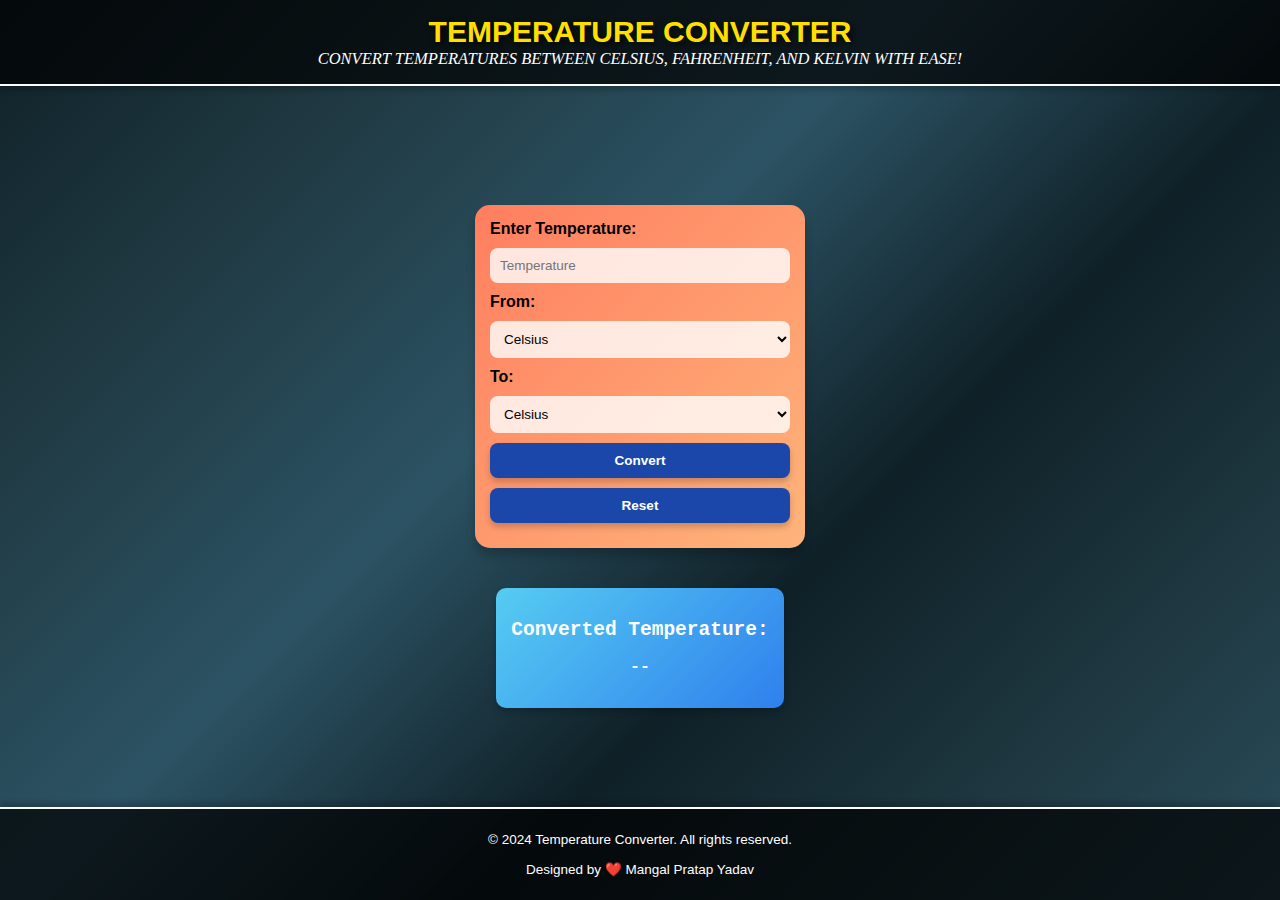
<file: TASK 3/TEMPERATURE CONVERTER WEBSITE/index.html>
<!DOCTYPE html>
<html lang="en">
<head>
    <meta charset="UTF-8">
    <meta name="viewport" content="width=device-width, initial-scale=1.0">
    <title>Temperature Converter | by Mangal Pratap Yadav</title>
    <!-- Custom CSS Sheet -->
    <link rel="stylesheet" href="./styles.css">
</head>
<body oncontextmenu="return false">
    <!-- Header Starts -->
    <header>
        <h1>
            Temperature Converter
        </h1>
        <p>
            Convert temperatures between Celsius, Fahrenheit, and Kelvin with ease!
        </p>
    </header>
    <!-- Header Ends -->
    <!-- Main Content Starts -->
    <main>
        <div class="converter">
            <label for="inputTemp" class="heading">
                Enter Temperature:
            </label>
            <input type="number" id="inputTemp" placeholder="Temperature">
            <label for="inputUnit" class="heading">
                From:
            </label>
            <select id="inputUnit">
                <option value="celsius">
                    Celsius
                </option>
                <option value="fahrenheit">
                    Fahrenheit
                </option>
                <option value="kelvin">
                    Kelvin
                </option>
            </select>
            <label for="outputUnit" class="heading">
                To:
            </label>
            <select id="outputUnit">
                <option value="celsius">
                    Celsius
                </option>
                <option value="fahrenheit">
                    Fahrenheit
                </option>
                <option value="kelvin">
                    Kelvin
                </option>
            </select>
            <button onclick="convertTemperature()">
                Convert
            </button>
            <button onclick="resetValues()">
                Reset
            </button>
        </div>
        <div class="result">
            <h2>
                Converted Temperature:
            </h2>
            <p id="outputTemp">
                --
            </p>
        </div>
    </main>
    <!-- Main Content Ends -->
    <!-- Footer Starts -->
    <footer>
        <p>
            &copy; 2024 Temperature Converter. All rights reserved.
        </p>
        <p>
            Designed by ❤️ Mangal Pratap Yadav
        </p>
    </footer> 
    <!-- Footer Starts --> 
     <!-- Custom js Sheet -->     
    <script src="./script.js"></script>
</body>
</html>
</file>
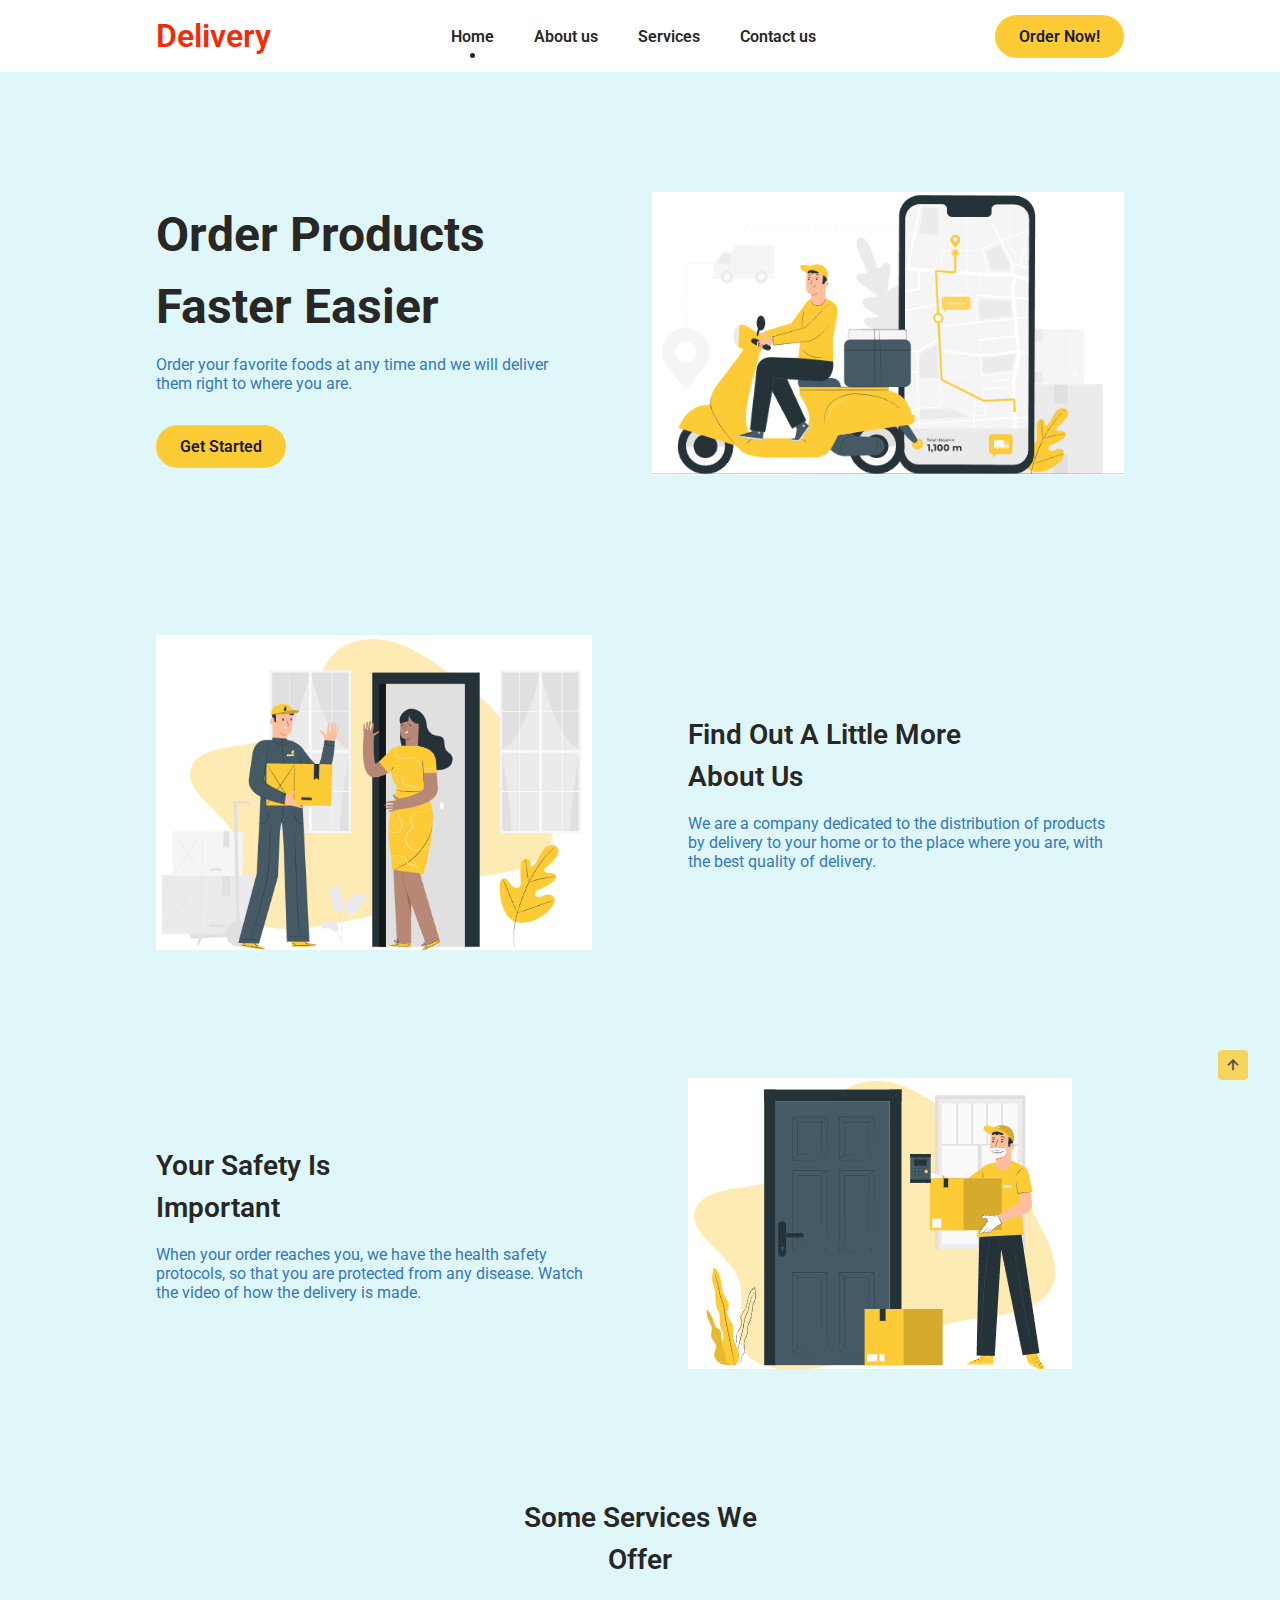
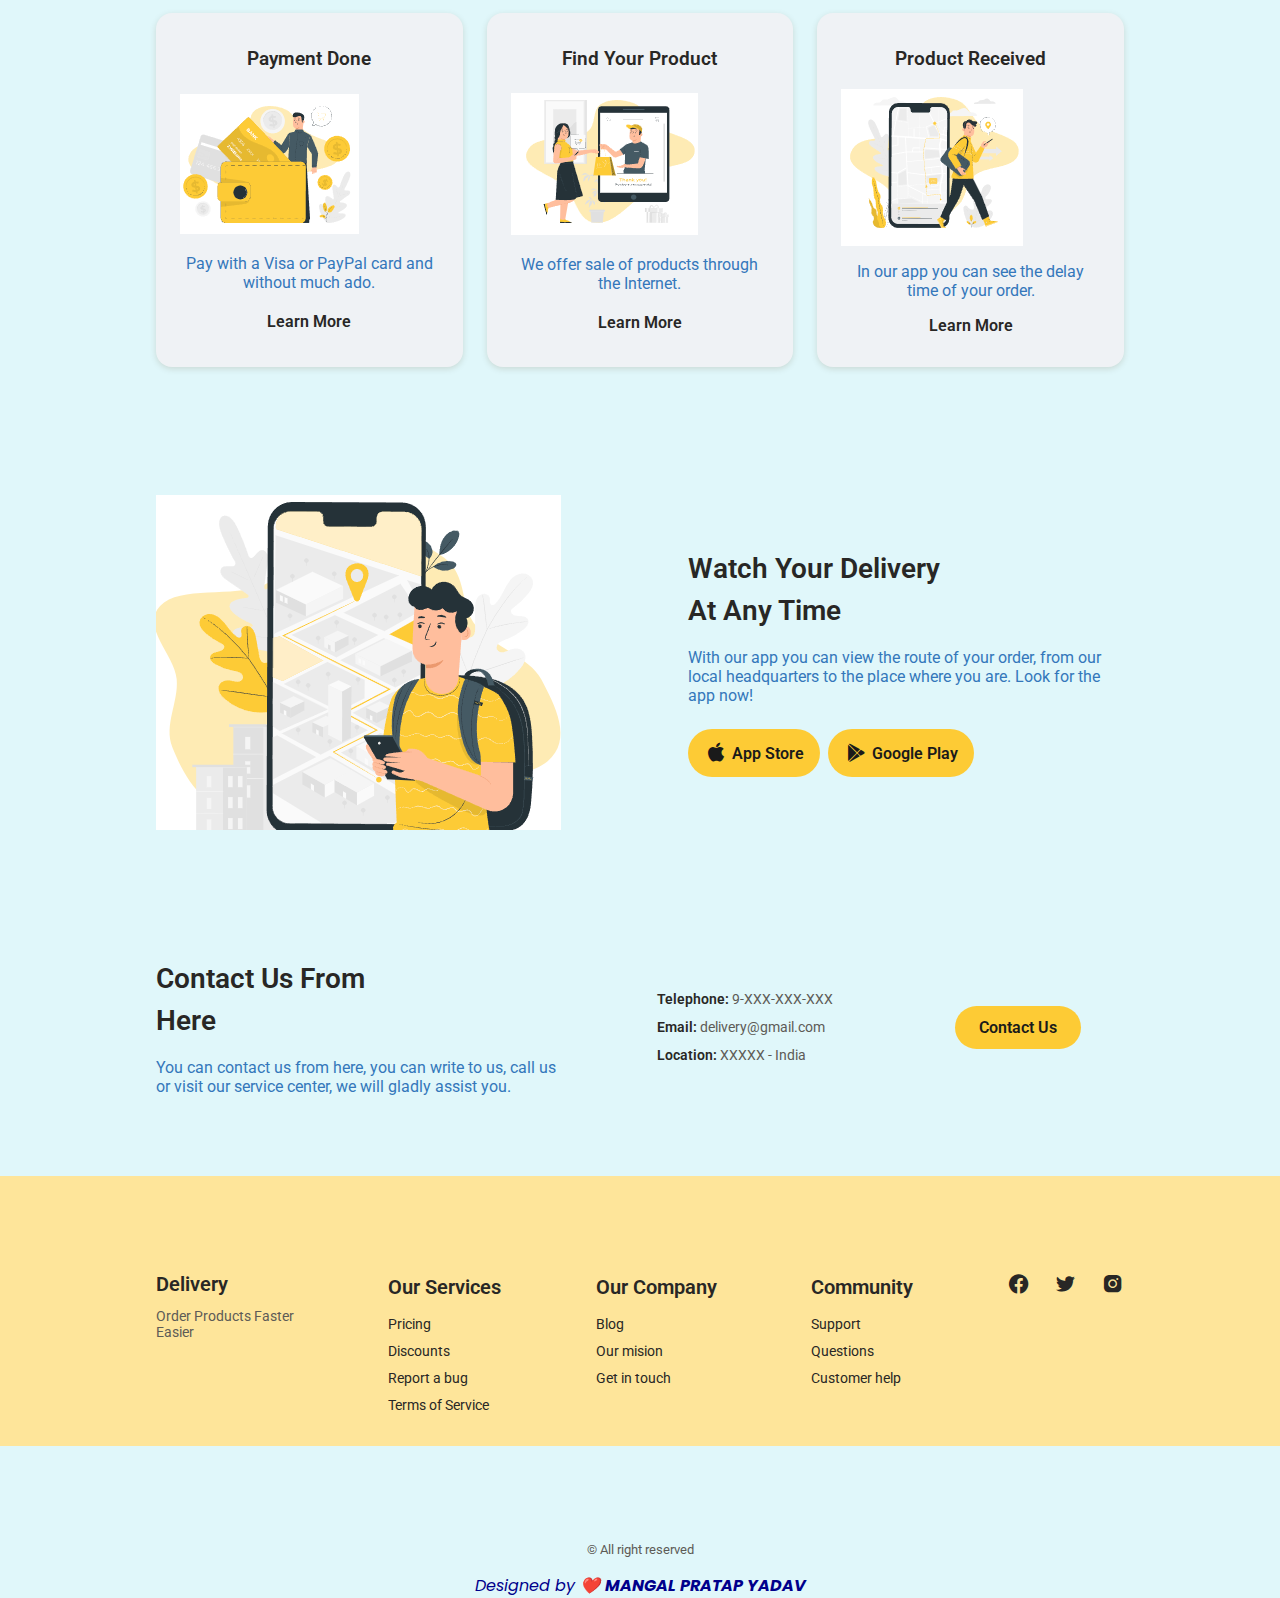
<file: OASIS INFOBYTE/LEVEL 1/TASK 1/LANDING PAGE/index.html>
<!DOCTYPE html>
    <html lang="en">
    <head>
        <meta charset="UTF-8">
        <meta name="viewport" content="width=device-width, initial-scale=1.0">

        <!--=============== BOXICONS ===============-->
        <link rel="stylesheet" href="https://cdn.jsdelivr.net/npm/boxicons@latest/css/boxicons.min.css">

        <!--=============== CSS ===============-->
        <link rel="stylesheet" href="assets/css/styles.css">

        <title>Responsive DELIVERY website | by Mangal Pratap Yadav </title>
    </head>
    <body>
        <!--=============== HEADER ===============-->
        <header class="header" id="header">
            <nav class="nav container">
                <a href="#" class="nav__logo">Delivery</a>

                <div class="nav__menu" id="nav-menu">
                    <ul class="nav__list">
                        <li class="nav__item">
                            <a href="#home" class="nav__link active-link">Home</a>
                        </li>
                        <li class="nav__item">
                            <a href="#about" class="nav__link">About us</a>
                        </li>
                        <li class="nav__item">
                            <a href="#services" class="nav__link">Services</a>
                        </li>
                        <li class="nav__item">
                            <a href="#contact" class="nav__link">Contact us</a>
                        </li>
                    </ul>
                </div>

                <div class="nav__toggle" id="nav-toggle">
                    <i class='bx bx-grid-alt'></i>
                </div>

                <a href="#" class="button button__header">Order Now!</a>
            </nav>
        </header>

        <main class="main">
            <!--=============== HOME ===============-->
            <section class="home section" id="home">
                <div class="home__container container grid">
                    <div class="home__data">
                        <h1 class="home__title">Order Products <br> Faster Easier</h1>
                        <p class="home__description">Order your favorite foods at any time and we will deliver them right to where you are.</p>

                        <a href="#" class="button">Get Started</a>

                    </div>
                    <img src="./assets/img/Order Products Faster Easier.png" alt="Order Products
                    Faster Easier">   
                </div>
            </section>

            <!--=============== ABOUT ===============-->
            <section class="about section container" id="about">
                <div class="about__container grid">
                    <img src="./assets/img/Find Out A Little More.png" alt="Find Out A Little More
                    About Us">

                    <div class="about__data">
                        <h2 class="section__title-center">Find Out A Little More <br> About Us</h2>
                        <p class="about__description">We are a company dedicated to the distribution of products by delivery 
                            to your home or to the place where you are, with the best quality of delivery.
                        </p>
                    </div>
                </div>
            </section>

            <!--=============== SECURITY ===============-->
            <section class="security section container">
                <div class="security__container grid">
                    <div class="security__data">
                        <h2 class="section__title-center">Your Safety Is <br> Important</h2>
                        <p class="security__description">When your order reaches you, we have the health safety protocols, 
                            so that you are protected from any disease. Watch the video of how the delivery is made.
                        </p>
                    </div>

                    <img src="./assets/img/Your Safety is important.png" alt="Your Safety Is
                    Important
                    ">
                </div>
            </section>

            <!--=============== SERVICES ===============-->
            <section class="services section container" id="services">
                <h2 class="section__title">Some Services We <br> Offer</h2>
                <div class="services__container grid">
                    <div class="services__data">
                        <h3 class="services__subtitle">Payment Done</h3>
                        <img src="./assets/img/Payment Done.png" alt="Payment Done">
                        <p class="services__description">Pay with a Visa or PayPal card and without much ado.</p>
                        <div>
                            <a href="#" class="button button-link">Learn More</a>
                        </div>
                    </div>

                    <div class="services__data">
                        <h3 class="services__subtitle">Find Your Product</h3>
                        <img src="./assets/img/Find Your Product.png" alt="Find Your Product">
                        <p class="services__description">We offer sale of products through the Internet.</p>
                        <div>
                            <a href="#" class="button button-link">Learn More</a>
                        </div>
                    </div>

                    <div class="services__data">
                        <h3 class="services__subtitle">Product Received</h3>
                        <img src="./assets/img/Product Recieved.png" alt="Product Recieved">
                        <p class="services__description">In our app you can see the delay time of your order.</p>
                        <div>
                            <a href="#" class="button button-link">Learn More</a>
                        </div>
                    </div>
                </div>
            </section>

            <!--=============== APP ===============-->
            <section class="app section container">
                <div class="app__container grid">
                    <img src="./assets/img/Watch Your Delivery At Any Time.png" alt="Watch Your Delivery
                    At Any Time">

                    <div class="app__data">
                        <h2 class="section__title-center">Watch Your Delivery <br> At Any Time</h2>
                        <p class="app__description">With our app you can view the route of your order, from our local headquarters to the 
                            place where you are. Look for the app now!</p>
                        <div class="app__buttons">
                            <a href="#" class="button button-flex">
                                <i class='bx bxl-apple button__icon'></i> App Store
                            </a>
                            <a href="#" class="button button-flex">
                                <i class='bx bxl-play-store button__icon' ></i> Google Play
                            </a>
                        </div>
                    </div>
                </div>
            </section>

            <!--=============== CONTACT US ===============-->
            <section class="contact section container" id="contact">
                <div class="contact__container grid">
                    <div class="contact__content">
                        <h2 class="section__title-center">Contact Us From <br> Here</h2>
                        <p class="contact__description">You can contact us from here, you can write to us, 
                            call us or visit our service center, we will gladly assist you.</p>
                    </div>
                    <ul class="contact__content grid">
                        <li class="contact__address">Telephone: <span class="contact__information">9-XXX-XXX-XXX</span></li>
                        <li class="contact__address">Email:  <span class="contact__information">delivery@gmail.com</span></li>
                        <li class="contact__address">Location: <span class="contact__information">XXXXX - India</span></li>
                    </ul>
                    <div class="contact__content">
                        <a href="#" class="button">Contact Us</a>
                    </div>
                </div>
            </section>
        </main>

        <!--=============== FOOTER ===============-->
        <footer class="footer section">
            <div class="footer__container container grid">
                <div class="footer__content">
                    <a href="#" class="footer__logo">Delivery</a>
                    <p class="footer__description">Order Products Faster <br> Easier</p>
                </div>
                <div class="footer__content">
                    <h3 class="footer__title">Our Services</h3>
                    <ul class="footer__links">
                        <li><a href="#" class="footer__link">Pricing </a></li>
                        <li><a href="#" class="footer__link">Discounts</a></li>
                        <li><a href="#" class="footer__link">Report a bug</a></li>
                        <li><a href="#" class="footer__link">Terms of Service</a></li>
                    </ul>
                </div>
                <div class="footer__content">
                    <h3 class="footer__title">Our Company</h3>
                    <ul class="footer__links">
                        <li><a href="#" class="footer__link">Blog</a></li>
                        <li><a href="#" class="footer__link">Our mision</a></li>
                        <li><a href="#" class="footer__link">Get in touch</a></li>
                    </ul>
                </div>
                <div class="footer__content">
                    <h3 class="footer__title">Community</h3>
                    <ul class="footer__links">
                        <li><a href="#" class="footer__link">Support</a></li>
                        <li><a href="#" class="footer__link">Questions</a></li>
                        <li><a href="#" class="footer__link">Customer help</a></li>
                    </ul>
                </div>
                <div class="footer__social">
                    <a href="#" class="footer__social-link"><i class='bx bxl-facebook-circle '></i></a>
                    <a href="#" class="footer__social-link"><i class='bx bxl-twitter'></i></a>
                    <a href="#" class="footer__social-link"><i class='bx bxl-instagram-alt'></i></a>
                </div>
            </div>
        </footer>

        <!--=============== SCROLL UP ===============-->
        <a href="#" class="scrollup" id="scroll-up">
            <i class='bx bx-up-arrow-alt scrollup__icon'></i>
        </a>
        <div class="footer__container container grid">
            
        </div>
        <p class="footer__copy">&#169; All right reserved</p>
        <p class="footer__design">Designed by ❤️ <b>MANGAL PRATAP YADAV</b></p>
        <!--=============== MAIN JS ===============-->
        <script src="assets/js/main.js"></script>
    </body>
</html>
</file>
<file: TASK 3/TEMPERATURE CONVERTER WEBSITE/styles.css>
/* Body */
body {
    font-family: 'Arial', sans-serif;
    background: linear-gradient(135deg, #0f2027, #203a43, #2c5364, #0f2027, #203a43, #2c5364, #0f2027, #203a43, #2c5364, #0f2027, #203a43, #2c5364, #0f2027, #203a43, #2c5364, #0f2027, #203a43, #2c5364, #0f2027, #203a43);
    background-size: 400% 400%;
    animation: gradientAnimation 15s ease infinite;
    color: #fff;
    text-align: center;
    margin: 0;
    padding: 0;
    font-size: 15px;
    height: 100vh;
    display: flex;
    flex-direction: column;
    justify-content: space-between;
}
/* Keyframes for Animation of BackGround */
@keyframes gradientAnimation {
    0% { background-position: 0% 50%; }
    50% { background-position: 100% 50%; }
    100% { background-position: 0% 50%; }
}

/* Header Content Starts */

/* Header */
header {
    background: rgba(0, 0, 0, 0.7);
    padding: 15px;
    border-bottom: 2px solid #fff;
    box-shadow: 0 4px 6px rgba(0, 0, 0, 0.2);
    text-transform: uppercase;
}
/* Header H1 */
header h1 {
    font-size: 2em;
    margin: 0;
    text-shadow: 3px 3px 6px rgba(0, 0, 0, 0.7);
    font-family: 'Verdana', sans-serif;
    color: #ffdf00; 
}
/* Header P */
header p {
    font-size: 1.1em;
    margin: 0;
    font-style: italic;
    font-family: 'Georgia', serif;
}

/* Header Content Ends */

/* Main Content Starts */

/* Main */
main {
    margin-top: 20px;
    flex-grow: 1;
    display: flex;
    justify-content: center;
    align-items: center;
    flex-direction: column;
}
/* Main Converter */
.converter {
    display: inline-block;
    background: linear-gradient(135deg, #ff7e5f, #feb47b);
    padding: 15px;
    border-radius: 15px;
    box-shadow: 0 8px 10px rgba(0, 0, 0, 0.2);
    text-align: left;
    transition: transform 0.3s ease;
    font-family: 'Trebuchet MS', sans-serif;
    max-width: 300px;
    width: 100%;
    margin-bottom: 20px;
}
/* Main Converter Heading */
.converter .heading {
    color: #000;
    font-size: 1rem;
    font-weight: 900;
}
/* Main Converter Hover */
.converter:hover {
    transform: scale(1.05);
}
/* Main Converter label,Input,Select,Button */
.converter label, .converter input, .converter select, .converter button {
    display: block;
    width: 100%;
    margin-bottom: 10px;
    font-size: 0.9em;
    box-sizing: border-box;
}
/* Main Converter Input, Converter Select */
.converter input, .converter select {
    padding: 10px;
    border: none;
    border-radius: 8px;
    background: rgba(255, 255, 255, 0.8);
    color: #000;
}
/* Main Converter Select Options */
.converter select option {
    background: #fff;
    color: #000;
}
/* Main Converter Bottons */
.converter button {
    padding: 10px;
    border: none;
    border-radius: 8px;
    background: #1a47a9;
    color: #fff;
    cursor: pointer;
    transition: background 0.3s ease;
    font-weight: bold;
    box-shadow: 0 4px 6px rgba(0, 0, 0, 0.2);
    margin-right: 10px; 
}
/* Main Converter Bottons Hover */
.converter button:hover {
    background: #28a745; 
}
/* Main Converter Bottons Last Child Hover */
.converter button:last-child:hover {
    background: #dc3545; 
}
/* Result */
.result {
    background: linear-gradient(135deg, #56ccf2, #2f80ed);
    padding: 15px;
    border-radius: 10px;
    box-shadow: 0 4px 6px rgba(0, 0, 0, 0.2);
    font-family: 'Courier New', monospace;
    margin-top: 20px;
}
/* Result h2 */
.result h2 {
    font-size: 1.3em;
}
/* Result p */
.result p {
    font-size: 1.1em;
    font-weight: bold;
}

/* Main Content Ends */

/* Footer */
footer {
    padding: 10px;
    background: rgba(0, 0, 0, 0.7);
    border-top: 2px solid #fff;
    font-size: 0.9em;
    box-shadow: 0 -4px 6px rgba(0, 0, 0, 0.2);
}
</file>
<file: OASIS INFOBYTE/LEVEL 1/TASK 1/LANDING PAGE/assets/css/styles.css>
/*=============== GOOGLE FONTS ===============*/
@import url("https://fonts.googleapis.com/css2?family=Poppins:wght@400;600;700&display=swap");

@import url('https://fonts.googleapis.com/css2?family=Roboto:wght@400;700&display=swap');


/*=============== VARIABLES CSS ===============*/
:root {
  --header-height: 3rem;
  /*========== Colors ==========*/
  --hue: 45;
  --sat: 98%;
  --first-color: hsl(var(--hue), var(--sat), 60%);
  --first-color-light: hsl(var(--hue), var(--sat), 85%);
  --first-color-lighten: hsl(var(--hue), var(--sat), 80%);
  --first-color-alt: hsl(var(--hue), var(--sat), 53%);
  --title-color: hsl(var(--hue), 4%, 15%);
  --text-color: hsl(var(--hue), 4%, 35%);
  --text-color-light: hsl(var(--hue), 4%, 65%);
  --body-color: hsl(var(--hue), 0%, 100%);
  --container-color: #FFF;
  --scroll-bar-color: hsl(var(--hue), 4%, 85%);
  --scroll-thumb-color: hsl(var(--hue), 4%, 75%);
  /*========== Font and typography ==========*/
  --body-font: 'Poppins', sans-serif;
  --biggest-font-size: 2rem;
  --h2-font-size: 1.25rem;
  --h3-font-size: 1.125rem;
  --normal-font-size: .938rem;
  --small-font-size: .813rem;
  --smaller-font-size: .75rem;
  /*========== Font weight ==========*/
  --font-semi-bold: 600;
  --font-bold: 700;
  /*========== Margenes ==========*/
  --mb-0-5: .5rem;
  --mb-0-75: .75rem;
  --mb-1: 1rem;
  --mb-1-5: 1.5rem;
  --mb-2: 2rem;
  /*========== z index ==========*/
  --z-tooltip: 10;
  --z-fixed: 100;
}

@media screen and (min-width: 968px) {
  :root {
    --biggest-font-size: 3rem;
    --h2-font-size: 1.75rem;
    --h3-font-size: 1.25rem;
    --normal-font-size: 1rem;
    --small-font-size: .875rem;
    --smaller-font-size: .813rem;
  }
}

/*=============== BASE ===============*/
*, ::before, ::after {
  box-sizing: border-box;
  padding: 0;
  margin: 0;
}

html {
  scroll-behavior: smooth;
}

body {
  margin: var(--header-height) 0 0 0;
  font-family: var(--body-font);
  font-size: var(--normal-font-size);
  background-color: var(--body-color);
  color: var(--text-color);
  transition: .5s;
}

h1, h2, h3 {
  font-weight: var(--font-semi-bold);
  color: var(--title-color);
  line-height: 1.5;
}

ul {
  list-style: none;
}

a {
  text-decoration: none;
}

img {
  max-width: 100%;
  height: auto;
}

/*=============== THEME ===============*/
/*========== Variables Dark theme ==========*/
body.dark-theme {
  --first-color-light: hsl(var(--hue), var(--sat), 75%);
  --title-color: hsl(var(--hue), 4%, 95%);
  --text-color: hsl(var(--hue), 4%, 80%);
  --body-color: hsl(var(--hue), 8%, 13%);
  --container-color: hsl(var(--hue), 8%, 16%);
  --scroll-bar-color: hsl(var(--hue), 4%, 32%);
  --scroll-thumb-color: hsl(var(--hue), 4%, 24%);
}

/*========== Button Dark/Light ==========*/


.dark-theme .footer {
  background-color: var(--container-color);
}

/*=============== REUSABLE CSS CLASSES ===============*/
.section {
  padding: 4.5rem 0 1rem;
}

.section__title, .section__title-center {
  font-size: var(--h2-font-size);
  color: var(--title-color);
  text-align: center;
  margin-bottom: var(--mb-1);
}

.svg__color {
  fill: var(--first-color);
}

.svg__blob {
  fill: var(--first-color-light);
}

.svg__img {
  width: 300px;
  justify-self: center;
}

/*=============== LAYOUT ===============*/
.container {
  max-width: 968px;
  margin-left: var(--mb-1-5);
  margin-right: var(--mb-1-5);
}

.grid {
  display: grid;
  gap: 1.5rem;
}

/*=============== HEADER ===============*/
.header {
  width: 100%;
  background-color: var(--body-color);
  position: fixed;
  top: 0;
  left: 0;
  z-index: var(--z-fixed);
  transition: .5s;
}

/*=============== NAV ===============*/
.nav {
  height: var(--header-height);
  display: flex;
  justify-content: space-between;
  align-items: center;
}

@media screen and (max-width: 767px) {
  .nav__menu {
    position: fixed;
    background-color: var(--container-color);
    box-shadow: 0 0 4px rgba(0, 0, 0, 0.1);
    padding: 2.5rem 0;
    width: 90%;
    top: -100%;
    left: 0;
    right: 0;
    margin: 0 auto;
    transition: .4s;
    border-radius: 2rem;
    z-index: var(--z-fixed);
  }
}

.nav__list {
  display: flex;
  flex-direction: column;
  align-items: center;
  row-gap: 1.5rem;
}

.nav__link, .nav__logo, .nav__toggle {
  color: var(--title-color);
  font-weight: var(--font-semi-bold);
}

.nav__toggle {
  font-size: 1.3rem;
  cursor: pointer;
}

/* Show menu */
.show-menu {
  top: calc(var(--header-height) + 1rem);
}

/* Active link */
.active-link {
  position: relative;
}

.active-link::before {
  content: '';
  position: absolute;
  bottom: -.75rem;
  left: 45%;
  width: 5px;
  height: 5px;
  background-color: var(--title-color);
  border-radius: 50%;
}

/* Change background header */
.scroll-header {
  box-shadow: 0 1px 4px rgba(0, 0, 0, 0.1);
}

/*=============== HOME ===============*/
.home__container {
  row-gap: 3rem;
}

.home__title {
  font-size: var(--biggest-font-size);
  font-weight: var(--font-bold);
  margin-bottom: var(--mb-0-75);
}

.home__description {
  margin-bottom: var(--mb-2);
}

/*=============== BUTTONS ===============*/
.button {
  display: inline-block;
  background-color: var(--first-color);
  color: #1A1A1A;
  padding: .75rem 1.5rem;
  border-radius: 3rem;
  font-weight: var(--font-semi-bold);
  transition: .3s;
}

.button:hover {
  background-color: var(--first-color-alt);
}

.button__header {
  display: none;
}

.button-link {
  background: none;
  padding: 0;
  color: var(--title-color);
}

.button-link:hover {
  background-color: transparent;
}

.button-flex {
  display: inline-flex;
  align-items: center;
  column-gap: .25rem;
  padding: .75rem 1rem;
}

.button__icon {
  font-size: 1.5rem;
}

/*=============== ABOUT ===============*/
.about__container {
  gap: 2.5rem;
}

.about__data {
  text-align: center;
}

/*=============== SECURITY ===============*/
.security__container {
  gap: 2.5rem;
}

.security__data {
  text-align: center;
}

/*=============== SERVICES ===============*/
.services__container {
  padding-top: 1rem;
}

.services__data {
  display: grid;
  row-gap: 1rem;
  background-color: #eff2f5;
  box-shadow: 0px 2px 6px hsla(var(--hue), 100%, 15%, 0.15);
  padding: 2rem 1.5rem;
  border-radius: 1rem;
  text-align: center;
}

.services__img {
  width: 135px;
  justify-self: center;
  margin-bottom: var(--mb-0-5);
}

/*=============== APP ===============*/
.app__container {
  gap: 2.5rem;
}

.app__data {
  text-align: center;
}

.app__description {
  margin-bottom: var(--mb-1-5);
}

.app__buttons {
  display: grid;
  grid-template-columns: repeat(2, max-content);
  justify-content: center;
  gap: .5rem;
}

/*=============== CONTACT ===============*/
.contact__container {
  padding-bottom: 3rem;
}

.contact__description {
  text-align: center;
}

.contact__content {
  row-gap: .75rem;
}

.contact__address {
  font-size: var(--small-font-size);
  font-weight: var(--font-semi-bold);
  color: var(--title-color);
}

.contact__information {
  font-weight: initial;
  color: var(--text-color);
}

/*=============== FOOTER ===============*/
.footer {
  background-color: var(--first-color-lighten);
  padding-bottom: 2rem;
}

.footer__container {
  row-gap: 2rem;
}

.footer__logo, .footer__title {
  font-size: var(--h3-font-size);
  margin-bottom: var(--mb-0-75);
}

.footer__logo {
  display: inline-block;
  font-weight: var(--font-semi-bold);
  color: var(--title-color);
}

.footer__description, .footer__link {
  font-size: var(--small-font-size);
}

.footer__links {
  display: grid;
  row-gap: .5rem;
}

.footer__link {
  color: var(--title-color);
}

.footer__social {
  display: flex;
  column-gap: 1.5rem;
}

.footer__social-link {
  font-size: 1.25rem;
  color: var(--title-color);
}

.footer__copy {
  margin-top: 6rem;
  text-align: center;
  font-size: var(--smaller-font-size);
  color: var(--text-color);
}

/*=============== SCROLL UP ===============*/
.scrollup {
  position: fixed;
  background: var(--first-color);
  right: 1rem;
  bottom: -20%;
  display: inline-flex;
  padding: .3rem;
  border-radius: .25rem;
  z-index: var(--z-tooltip);
  opacity: .8;
  transition: .4s;
}

.scrollup:hover {
  background-color: var(--first-color);
  opacity: 1;
}

.scrollup__icon {
  font-size: 1.25rem;
  color: var(--title-color);
}

/* Show Scroll Up*/
.show-scroll {
  bottom: 3rem;
}

/*=============== SCROLL BAR ===============*/
::-webkit-scrollbar {
  width: .6rem;
  border-radius: .5rem;
  background-color: var(--scroll-bar-color);
}

::-webkit-scrollbar-thumb {
  background-color: var(--scroll-thumb-color);
  border-radius: .5rem;
}

::-webkit-scrollbar-thumb:hover {
  background-color: var(--text-color-light);
}

/*=============== MEDIA QUERIES ===============*/
/* For small devices */
@media screen and (max-width: 360px) {
  .svg__img {
    width: 100%;
  }
  .section {
    padding: 3.5rem 0 1rem;
  }
  .services__img {
    width: 100px;
  }
  .app__buttons {
    grid-template-columns: max-content;
  }
}

/* For medium devices */
@media screen and (min-width: 576px) {
  .svg__img {
    width: 100%;
  }
  .section__title-center {
    text-align: initial;
  }
  .home__container,
  .about__container,
  .security__container,
  .services__container,
  .app__container,
  .contact__container,
  .footer__container {
    grid-template-columns: repeat(2, 1fr);
  }
  .home__img {
    order: 1;
  }
  .home__container,
  .about__container,
  .security__container,
  .app__container,
  .contact__container {
    align-items: center;
  }
  .about__data,
  .security__data,
  .app__data,
  .contact__description {
    text-align: initial;
  }
  .about__img,
  .app__img {
    order: -1;
  }
}

@media screen and (min-width: 767px) {
  body {
    margin: 0;
  }
  .section {
    padding: 6rem 0 2rem;
  }
  .nav {
    height: calc(var(--header-height) + 1.5rem);
  }
  .nav__list {
    flex-direction: row;
    column-gap: 2.5rem;
  }
  .nav__toggle {
    display: none;
  }
  .change-theme {
    position: initial;
  }
  .home__container {
    padding: 6rem 0 2rem;
  }
  .app__buttons {
    justify-content: initial;
  }
}

/* For large devices */
@media screen and (min-width: 968px) {
  .button__header {
    display: block;
  }
  .svg__img {
    width: 470px;
  }
  .about__container,
  .security__container,
  .app__container,
  .contact__container {
    column-gap: 6rem;
  }
  .services__container {
    grid-template-columns: repeat(3, 1fr);
  }
  .contact__container {
    grid-template-columns: 3fr 1.5fr 1.25fr;
  }
  .footer__container {
    grid-template-columns: repeat(5, 1fr);
  }
  .footer__social {
    align-items: flex-start;
  }
  .footer__social-link {
    font-size: 1.45rem;
  }
}

@media screen and (min-width: 1024px) {
  .container {
    margin-left: auto;
    margin-right: auto;
  }
  .home__img {
    width: 540px;
  }
  .home__description {
    padding-right: 5rem;
  }
  .footer__container {
    column-gap: 3rem;
  }
  .scrollup {
    right: 2rem;
  }
}

body {
    font-family: 'Roboto', sans-serif;
    background-color: #e0f7fa;
}

.button:hover {
  background-color: var(--first-color-alt);
  transform: scale(1.05); 
  background-color: #ed2287;
  transition: background-color 0.3s ease, transform 0.3s ease; 
}

.footer__container {
  display: flex; 
  flex-wrap: wrap; 
  justify-content: space-between; 
}

.footer__social-link:hover {
  color: var(--first-color); 
  color: #d11573;
  transition: color 0.3s ease;
}

.nav__link:hover {
  color: var(--first-color); 
  font-size: 1.1rem; 
  transition: color 0.3s ease, font-size 0.3s ease; 
  text-decoration: underline; 
}

.nav__logo {
  font-size: 2rem; 
  color: #ef2d0b; 
}

p {
  color: #3477bb; 
}

.footer__description {
  color: var(--text-color);
}

.footer__design {
  text-align: center;
    font-size: 1rem; 
    font-family: 'Poppins', sans-serif;
    color: #00008B;
    margin-top: 1rem; 
    font-style: italic;
}

.button-link:hover {
  background-color: transparent; 
  color: inherit; 
  transition: none; 
}
</file>
